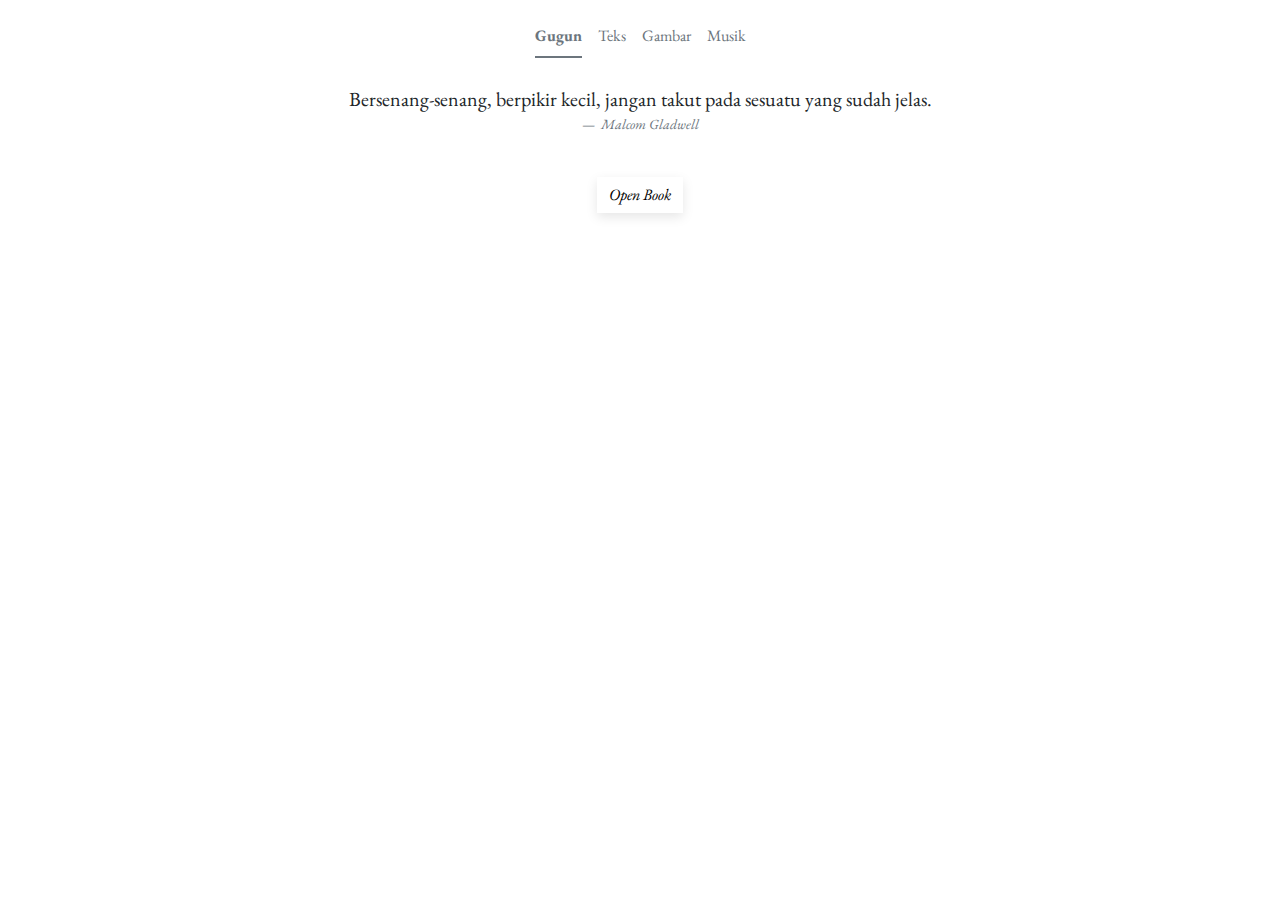
<file: index.html>
<!doctype html>
<html lang="en">
  <head>
    <meta charset="utf-8">
    <meta name="viewport" content="width=device-width, initial-scale=1">
    <title>Gugun Guntoro</title>
    <link href="https://cdn.jsdelivr.net/npm/bootstrap@5.3.3/dist/css/bootstrap.min.css" rel="stylesheet" integrity="sha384-QWTKZyjpPEjISv5WaRU9OFeRpok6YctnYmDr5pNlyT2bRjXh0JMhjY6hW+ALEwIH" crossorigin="anonymous">
    <link rel="stylesheet" type="text/css" href="style.css">
    <link rel="icon" href="img/g.png">

    <!-- FONT -->
    <link rel="preconnect" href="https://fonts.googleapis.com">
    <link rel="preconnect" href="https://fonts.gstatic.com" crossorigin>
    <link href="https://fonts.googleapis.com/css2?family=EB+Garamond:ital,wght@0,400..800;1,400..800&display=swap" rel="stylesheet">
    <!-- AKHIR FONT -->

  </head>
  <body>

    <div class="container">
      <div class="row">
        <div class="col-sm-12 pb-3 pt-3">
          <ul class="nav nav-underline justify-content-center">
            <li class="nav-item">
              <a class="nav-link text-secondary active" aria-current="page" href="index.html">Gugun</a>
            </li>
            <li class="nav-item">
              <a class="nav-link text-secondary" href="teks.html">Teks</a>
            </li>
            <li class="nav-item">
              <a class="nav-link text-secondary" href="gambar.html">Gambar</a>
            </li>
            <li class="nav-item">
              <a class="nav-link text-secondary" href="musik.html">Musik</a>
            </li>
          </ul>
        </div>
      </div>
      <div class="row">
        <div class="col-sm-8 offset-sm-2">
          <figure class="text-center">
            <blockquote class="blockquote">
              <p class="lead">Bersenang-senang, berpikir kecil, jangan takut pada sesuatu yang sudah jelas.</p>
            </blockquote>
            <figcaption class="blockquote-footer">
              <cite title="Source Title">Malcom Gladwell</cite>
            </figcaption>
          </figure>
        </div>
      </div>
    </div>

    <div class="container">
      <div class="row justify-content-center">
        <div class="col-sm-5 col-10 text-center">
          <p>
            <button class="btn" type="button" data-bs-toggle="modal" data-bs-target="#exampleModal">
              <i>Open Book</i>
            </button>
          </p>
          <div style="min-height: 100%;">
            
          <!-- Modal -->
            <div class="modal fade" id="exampleModal" tabindex="-1" aria-labelledby="exampleModalLabel" aria-hidden="true">
              <div class="modal-dialog modal-fullscreen">
                <div class="modal-content">
                  <div class="modal-body">
                    <div class="row justify-content-center">
                    <div class="col-sm-6 col-10">
                      <div class="text-center">
                        <img src="img/pangeran_cilik/1.png" class="img-fluid">
                      </div><br>
                      <p class="lead text-start">KETIKA berumur enam tahun, aku pernah melihat gambar yang hebat dalam buku tentang rimba raya berjudul <i>Kisah-Kisah Nyata.</i> Gambar itu melukiskan seekor ular sanca yang sedang menelan seekor binatang buas. Inilah tiruan gambar itu.<br>

                      Dalam buku ini dijelaskan: "Ular sanca menelan mangsanya bulat-bulat tanpa mengunyahnya. Kemudian, mereka tidak mampu bergerak lagi dan tidur selama enam bulan untuk mencerna mangsanya."<br>

                      Maka aku lama berpikir tentang kejadian luar biasa di rimba raya, dan dengan sebuah pensil berwarna aku pun berhasil membuat gambarku yang pertama. Gambarku nomor satu. Rupanya seperti ini:</p>
                      <div class="text-center">
                        <img src="img/pangeran_cilik/2.png" class="img-fluid">
                      </div>
                      <p class="lead text-start">Karya agungku itu kuperlihatkan kepada orang-orang dewasa, dan aku menanyakan, apakah gambar itu menakutkan mereka.<br>

                      Mereka menjawab, "Mengapa harus takut pada topi?"<br>

                      Gambarku tidak melukiskan topi, tetapi ular sanca yang sedang mencernakan gajah. Maka aku menggambar bagian dalam ular sanca itu, supaya orang dewasa dapat mengerti. Mereka selalu membutuhkan penjelasan. Gambarku nomor dua seperti ini:</p>
                      <div class="text-center text-start">
                        <img src="img/pangeran_cilik/3.png" class="img-fluid">
                      </div>
                      <p class="lead text-start">Orang dewasa memberi aku nasihat agar mengesampingkan gambar ular sanca terbuka atau tertutup, dan lebih banyak memperhatikan ilmu bumi, sejarah, ilmu hitung, dan tata bahasa. Demikianlah, pada umur enam tahun, aku meninggalkan sebuah karier cemerlang sebagai pelukis. Semangatku patah karena kegagalan gambarku nomor satu dan nomor dua. Orang dewasa tidak pernah mengerti apa-apa sendiri, maka sungguh menjemukan bagi anak-anak, perlu memberi penjelasan terus-menerus.<br>

                      Jadi aku harus memilih profesi lain dan aku belajar mengemudikan pesawat terbang. Aku telah terbang ke mana-mana di dunia. Ternyata benar, ilmu bumi memang berguna bagiku. Dalam sekejap mata aku dapat membedakan Cina dan Arizona. Ini sangat berguna bila kita tersesat pada waktu malam.<br>

                      Demikianlah aku banyak berhubungan dengan banyak manusia yang serius sepanjang hidupku. Aku lama hidup di tengah orang-orang dewasa. Aku telah melihat mereka dari dekat. Hal itu tidak banyak menambah penilaianku akan mereka.<br>

                      Kalau berjumpa dengan seorang dewasa yang tampaknya sedikit cerdas, aku mengujinya dengan gambarku nomor satu, yang dari dulu kusimpan. Aku ingin tahu apakah ia betul-betul punya pengertian. Tapi jawabnya selalu, "Ini topi." Maka aku tidak bercerita tentang ular sanca atau hutan belantara ataupun bintang-bintang. Aku menyesuaikan diri dengan kemampuannya. Aku berbicara tentang bridge, golf, politik, dan dasi. Dan orang dewasa itu merasa senang mengenal seseorang yang begitu berbudi.
                      </p>
                      <p class="text-start small">Judul Buku: <i class="text-info">The Little Prince</i></p>
                    </div>
                  </div>
                  </div>
                  <div class="modal-footer justify-content-center" style="border: 0;">
                    <button type="button" class="btn btn-secondary" data-bs-dismiss="modal"><i>Close Book</i></button>
                  </div>
                </div>
              </div>
            </div>
          </div>
        </div>
      </div>
    </div>



    <script src="https://cdn.jsdelivr.net/npm/bootstrap@5.3.3/dist/js/bootstrap.bundle.min.js" defer integrity="sha384-YvpcrYf0tY3lHB60NNkmXc5s9fDVZLESaAA55NDzOxhy9GkcIdslK1eN7N6jIeHz" crossorigin="anonymous"></script>
  </body>
</html>
</file>
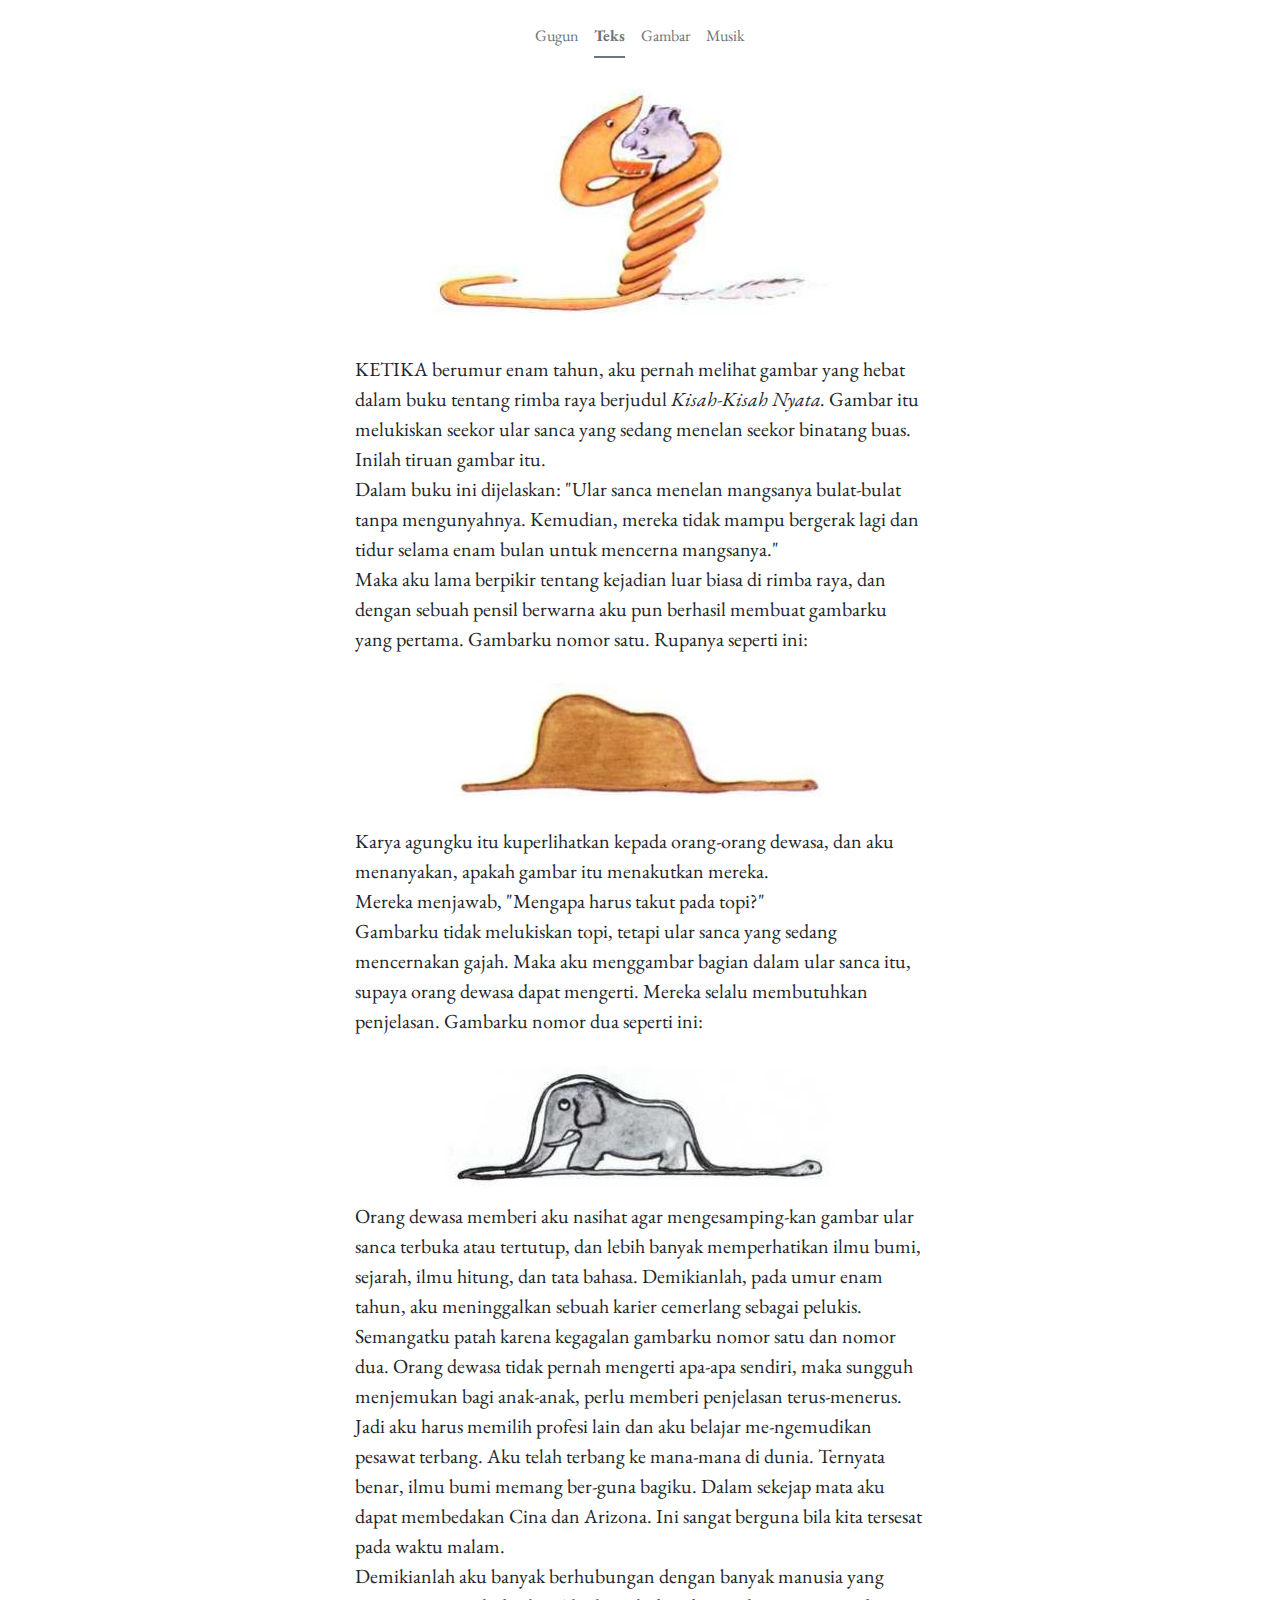
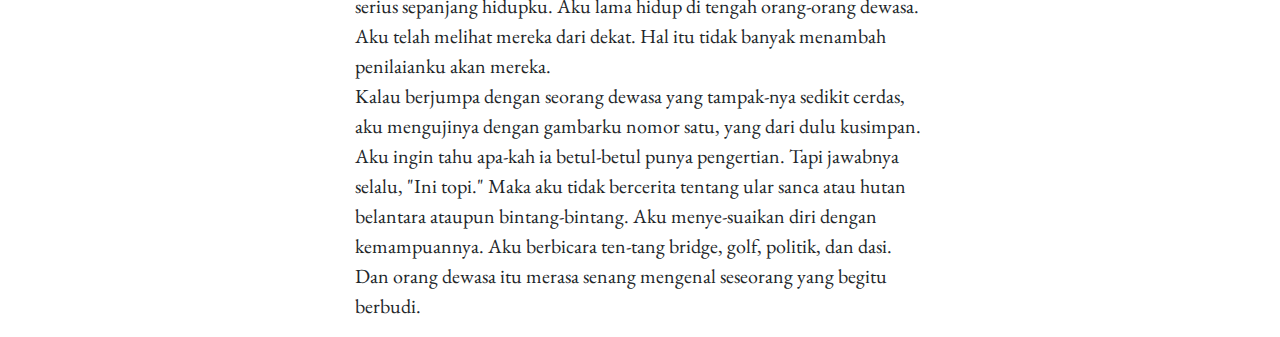
<file: blog.html>
<!doctype html>
<html lang="en">
  <head>
    <meta charset="utf-8">
    <meta name="viewport" content="width=device-width, initial-scale=1">
    <title>Gugun Guntoro | Blog</title>
    <link href="https://cdn.jsdelivr.net/npm/bootstrap@5.3.3/dist/css/bootstrap.min.css" rel="stylesheet" integrity="sha384-QWTKZyjpPEjISv5WaRU9OFeRpok6YctnYmDr5pNlyT2bRjXh0JMhjY6hW+ALEwIH" crossorigin="anonymous">
    <link rel="stylesheet" type="text/css" href="style.css">
    <link rel="icon" href="img/medical.png">
    <!--  -->
    <link rel="preconnect" href="https://fonts.googleapis.com">
    <link rel="preconnect" href="https://fonts.gstatic.com" crossorigin>
    <link href="https://fonts.googleapis.com/css2?family=EB+Garamond:ital,wght@0,400..800;1,400..800&display=swap" rel="stylesheet">
    <!--  -->
  </head>
  <body>


    <div class="container">
      <div class="row">
        <div class="col-sm-12 pb-3 pt-3">
          <ul class="nav nav-underline justify-content-center">
            <li class="nav-item">
              <a class="nav-link text-secondary" aria-current="page" href="index.html">Gugun</a>
            </li>
            <li class="nav-item">
              <a class="nav-link text-secondary active" href="#">Teks</a>
            </li>
            <li class="nav-item">
              <a class="nav-link text-secondary disabled" href="image.html">Gambar</a>
            </li>
            <li class="nav-item">
              <a class="nav-link text-secondary" href="musik.html">Musik</a>
            </li>
          </ul>
        </div>
      </div>
      <div class="row justify-content-center">
        <div class="col-sm-6 col-10">
          <div class="text-center">
            <img src="img/pangeran_cilik/1.png" class="img-fluid">
          </div><br>
          <p class="lead">KETIKA berumur enam tahun, aku pernah melihat gambar yang hebat dalam buku tentang rimba raya berjudul <i>Kisah-Kisah Nyata.</i> Gambar itu melukiskan seekor ular sanca yang sedang menelan seekor binatang buas. Inilah tiruan gambar itu.<br>

          Dalam buku ini dijelaskan: "Ular sanca menelan mangsanya bulat-bulat tanpa mengunyahnya. Kemudian, mereka tidak mampu bergerak lagi dan tidur selama enam bulan untuk mencerna mangsanya."<br>

          Maka aku lama berpikir tentang kejadian luar biasa di rimba raya, dan dengan sebuah pensil berwarna aku pun berhasil membuat gambarku yang pertama. Gambarku nomor satu. Rupanya seperti ini:</p>
          <div class="text-center">
            <img src="img/pangeran_cilik/2.png" class="img-fluid">
          </div>
          <p class="lead">Karya agungku itu kuperlihatkan kepada orang-orang dewasa, dan aku menanyakan, apakah gambar itu menakutkan mereka.<br>

          Mereka menjawab, "Mengapa harus takut pada topi?"<br>

          Gambarku tidak melukiskan topi, tetapi ular sanca yang sedang mencernakan gajah. Maka aku menggambar bagian dalam ular sanca itu, supaya orang dewasa dapat mengerti. Mereka selalu membutuhkan penjelasan. Gambarku nomor dua seperti ini:</p>
                    <div class="text-center">
            <img src="img/pangeran_cilik/3.png" class="img-fluid">
          </div>
          <p class="lead">Orang dewasa memberi aku nasihat agar mengesamping-kan gambar ular sanca terbuka atau tertutup, dan lebih banyak memperhatikan ilmu bumi, sejarah, ilmu hitung, dan tata bahasa. Demikianlah, pada umur enam tahun, aku meninggalkan sebuah karier cemerlang sebagai pelukis. Semangatku patah karena kegagalan gambarku nomor satu dan nomor dua. Orang dewasa tidak pernah mengerti apa-apa sendiri, maka sungguh menjemukan bagi anak-anak, perlu memberi penjelasan terus-menerus.<br>

          Jadi aku harus memilih profesi lain dan aku belajar me-ngemudikan pesawat terbang. Aku telah terbang ke mana-mana di dunia. Ternyata benar, ilmu bumi memang ber-guna bagiku. Dalam sekejap mata aku dapat membedakan Cina dan Arizona. Ini sangat berguna bila kita tersesat pada waktu malam.<br>

          Demikianlah aku banyak berhubungan dengan banyak manusia yang serius sepanjang hidupku. Aku lama hidup di tengah orang-orang dewasa. Aku telah melihat mereka dari dekat. Hal itu tidak banyak menambah penilaianku akan mereka.<br>

          Kalau berjumpa dengan seorang dewasa yang tampak-nya sedikit cerdas, aku mengujinya dengan gambarku nomor satu, yang dari dulu kusimpan. Aku ingin tahu apa-kah ia betul-betul punya pengertian. Tapi jawabnya selalu, "Ini topi." Maka aku tidak bercerita tentang ular sanca atau hutan belantara ataupun bintang-bintang. Aku menye-suaikan diri dengan kemampuannya. Aku berbicara ten-tang bridge, golf, politik, dan dasi. Dan orang dewasa itu merasa senang mengenal seseorang yang begitu berbudi.
          </p>
        </div>
      </div>
    </div>

    



    <script src="https://cdn.jsdelivr.net/npm/bootstrap@5.3.3/dist/js/bootstrap.bundle.min.js" integrity="sha384-YvpcrYf0tY3lHB60NNkmXc5s9fDVZLESaAA55NDzOxhy9GkcIdslK1eN7N6jIeHz" crossorigin="anonymous"></script>
  </body>
</html>
</file>
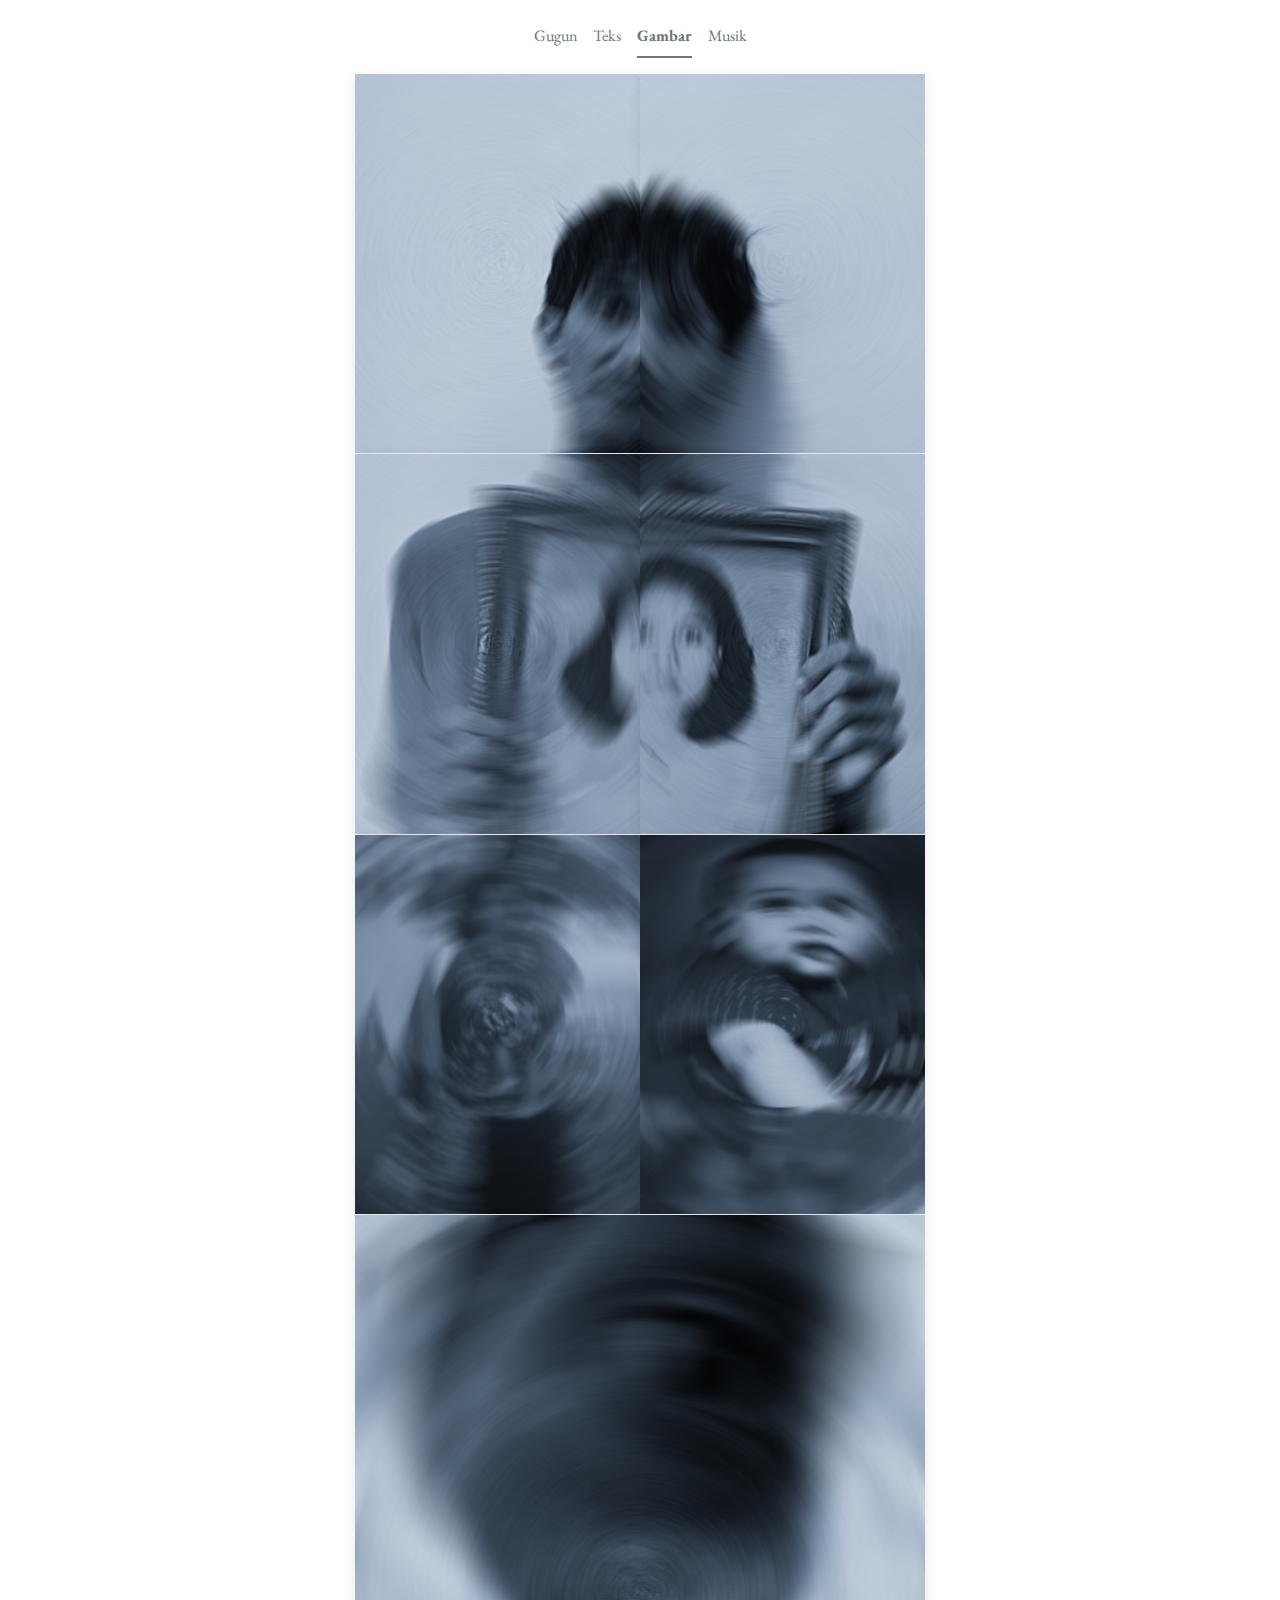
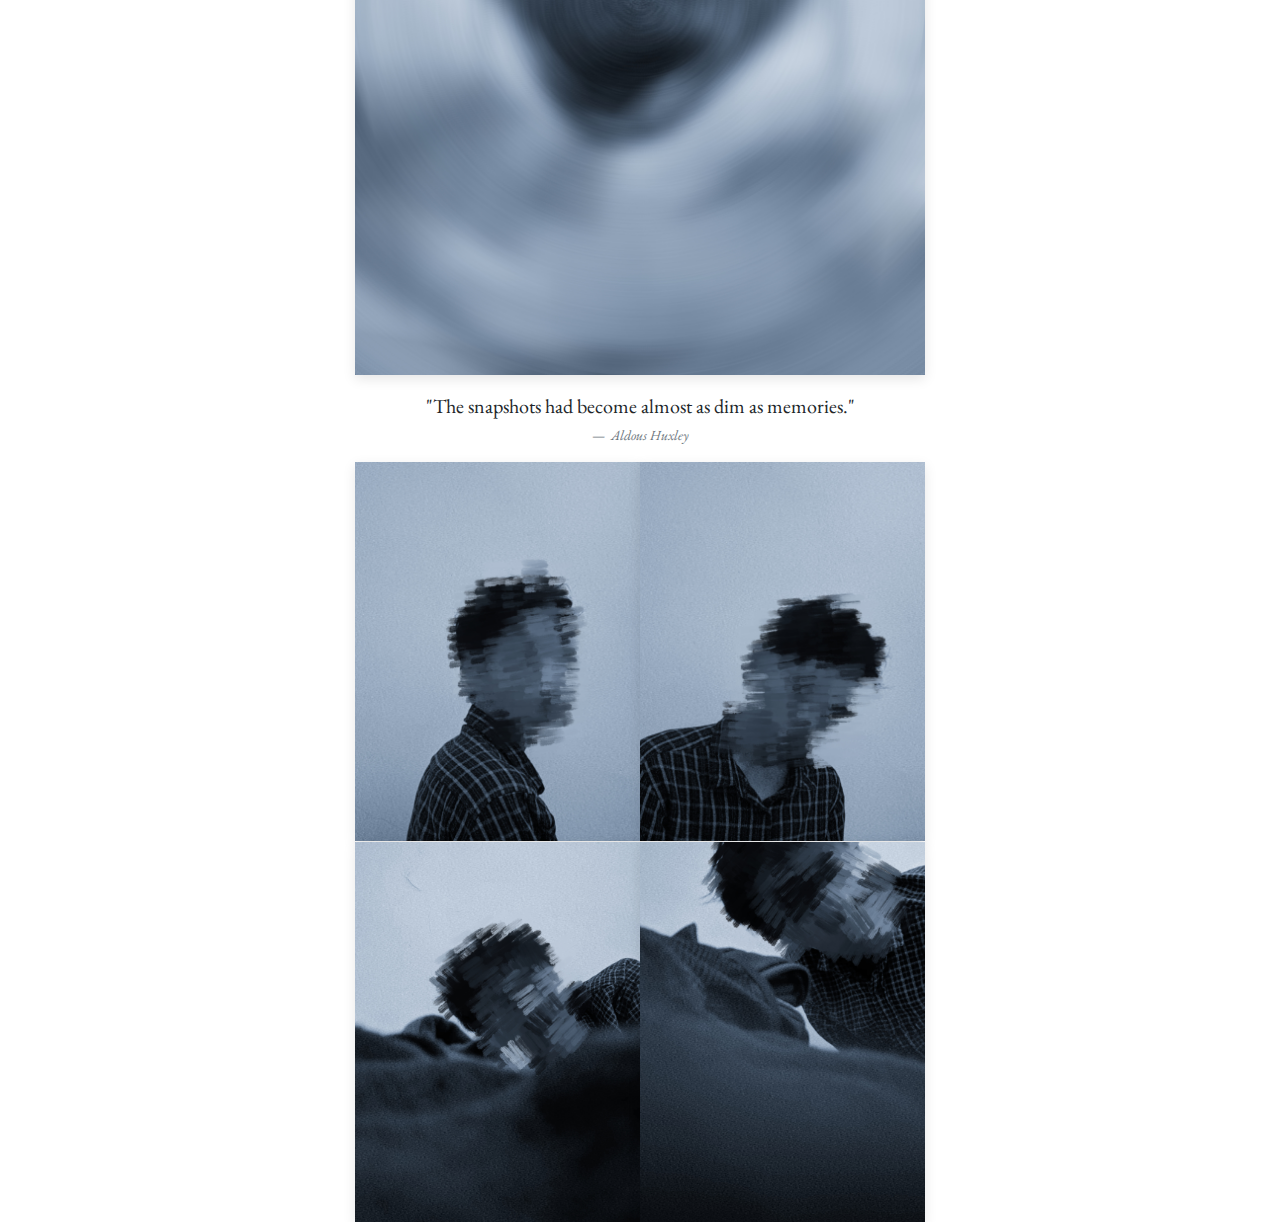
<file: gambar.html>
<!doctype html>
<html lang="en">
  <head>
    <meta charset="utf-8">
    <meta name="viewport" content="width=device-width, initial-scale=1">
    <title>Gugun Guntoro | Gambar</title>
    <link href="https://cdn.jsdelivr.net/npm/bootstrap@5.3.3/dist/css/bootstrap.min.css" rel="stylesheet" integrity="sha384-QWTKZyjpPEjISv5WaRU9OFeRpok6YctnYmDr5pNlyT2bRjXh0JMhjY6hW+ALEwIH" crossorigin="anonymous">
    <link rel="stylesheet" type="text/css" href="style.css">
    <link rel="icon" href="img/g.png">

    <!-- FONT -->
    <link rel="preconnect" href="https://fonts.googleapis.com">
    <link rel="preconnect" href="https://fonts.gstatic.com" crossorigin>
    <link href="https://fonts.googleapis.com/css2?family=EB+Garamond:ital,wght@0,400..800;1,400..800&display=swap" rel="stylesheet">
    <!-- AKHIR FONT -->
  </head>
  <body>
    

    <div class="container">
      <div class="row">
        <div class="col-sm-12 pb-3 pt-3">
          <ul class="nav nav-underline justify-content-center">
            <li class="nav-item">
              <a class="nav-link text-secondary" aria-current="page" href="index.html">Gugun</a>
            </li>
            <li class="nav-item">
              <a class="nav-link text-secondary" href="teks.html">Teks</a>
            </li>
            <li class="nav-item">
              <a class="nav-link text-secondary active" href="gambar.html">Gambar</a>
            </li>
            <li class="nav-item">
              <a class="nav-link text-secondary" href="musik.html">Musik</a>
            </li>
          </ul>
        </div>
      </div>

       <!-- MUSIK -->
      <!-- <div class="row justify-content-center">
        <div class="col-sm-6 pb-2">
          <audio controls class="w-100 audio2">
              <source src="mp3/lethergo2.mp3" type="audio/mpeg">
              Your browser does not support the audio element.
          </audio>
        </div>
      </div> -->
      <!-- PENUTUP MUSIK -->
      
      <!-- GAMBAR BARIS 1 -->
      <div class="row justify-content-center">
        <div class="col-6 col-6-cs1 col-md-3">
          <div class="card">
            <div class="card-hover">
              <img src="img/1.jpg" class="card-img-top" alt="...">
            </div>
          </div>
        </div>
        <div class="col-6 col-6-cs2 col-md-3">
          <div class="card">
            <div class="card-hover">
              <img src="img/2.jpg" class="card-img-top" alt="...">
            </div>
          </div>
        </div>
      </div>
      <!-- PENUTUP GAMBAR BARIS 1 -->
      
      <!-- GAMBAR BARIS 2 -->
      <div class="row justify-content-center">
        <div class="col-6 col-6-cs1 col-md-3">
          <div class="card">
            <div class="card-hover">
              <img src="img/3.jpg" class="card-img-top" alt="...">
            </div>
          </div>
        </div>
        <div class="col-6 col-6-cs2 col-md-3">
          <div class="card">
            <div class="card-hover">
              <img src="img/4.jpg" class="card-img-top" alt="...">
            </div>
          </div>
        </div>
      </div>
      <!-- PENUTUP GAMBAR BARIS 2 -->

      <!-- GAMBAR BARIS 3 -->
      <div class="row justify-content-center">
        <div class="col-6 col-6-cs1 col-md-3">
          <div class="card">
            <div class="card-hover">
              <img src="img/90s3.jpg" class="card-img-top" alt="...">
            </div>
          </div>
        </div>
        <div class="col-6 col-6-cs2 col-md-3">
          <div class="card">
            <div class="card-hover">
              <img src="img/born.jpg" class="card-img-top" alt="...">
            </div>
          </div>
        </div>
      </div>
      <!-- PENUTUP GAMBAR BARIS 3 -->

      <!-- GAMBAR BARIS 4 -->
      <div class="row justify-content-center">
        <div class="col-12 col-12-cs col-md-6">
          <div class="card">
            <div class="card-hover">
              <img src="img/eye.jpg" class="card-img-top" alt="...">
            </div>
          </div>
        </div>
      </div>
      <!-- PENUTUP GAMBAR BARIS 4 -->

      

      <!-- QUOTE -->
      <div class="row justify-content-center">
        <div class="col-12 col-md-6">
          <p class="lead p-3 pb-1 text-center">"The snapshots had become almost as dim as memories."</p>
          <figcaption class="blockquote-footer text-center">
            <cite title="Source Title">Aldous Huxley</cite>
          </figcaption>
        </div>
      </div>
      <!-- PENUTUP QUOTE -->


      

      <!-- GAMBAR BARIS 5 -->
      <div class="row justify-content-center">
        <div class="col-6 col-6-cs1 col-md-3">
          <div class="card">
            <div class="card-hover">
              <img src="img/me3_3.jpg" class="card-img-top" alt="...">
            </div>
          </div>
        </div>
        <div class="col-6 col-6-cs2 col-md-3">
          <div class="card">
            <div class="card-hover">
              <img src="img/me4_4.jpg" class="card-img-top" alt="...">
            </div>
          </div>
        </div>
      </div>
      <!-- PENUTUP GAMBAR BARIS 5 -->

      <!-- GAMBAR BARIS 6 -->
      <div class="row justify-content-center">
        <div class="col-6 col-6-cs1 col-md-3">
          <div class="card">
            <div class="card-hover">
              <img src="img/me6.jpg" class="card-img-top" alt="...">
            </div>
          </div>
        </div>
        <div class="col-6 col-6-cs2 col-md-3">
          <div class="card">
            <div class="card-hover">
              <img src="img/me5.jpg" class="card-img-top" alt="...">
            </div>
          </div>
        </div>
      </div>
      <!-- PENUTUP GAMBAR BARIS 6 -->

      

      
    </div>

    



    <script src="https://cdn.jsdelivr.net/npm/bootstrap@5.3.3/dist/js/bootstrap.bundle.min.js" integrity="sha384-YvpcrYf0tY3lHB60NNkmXc5s9fDVZLESaAA55NDzOxhy9GkcIdslK1eN7N6jIeHz" crossorigin="anonymous"></script>
    <script type="text/javascript" src="script.js"></script>
  </body>
</html>
</file>
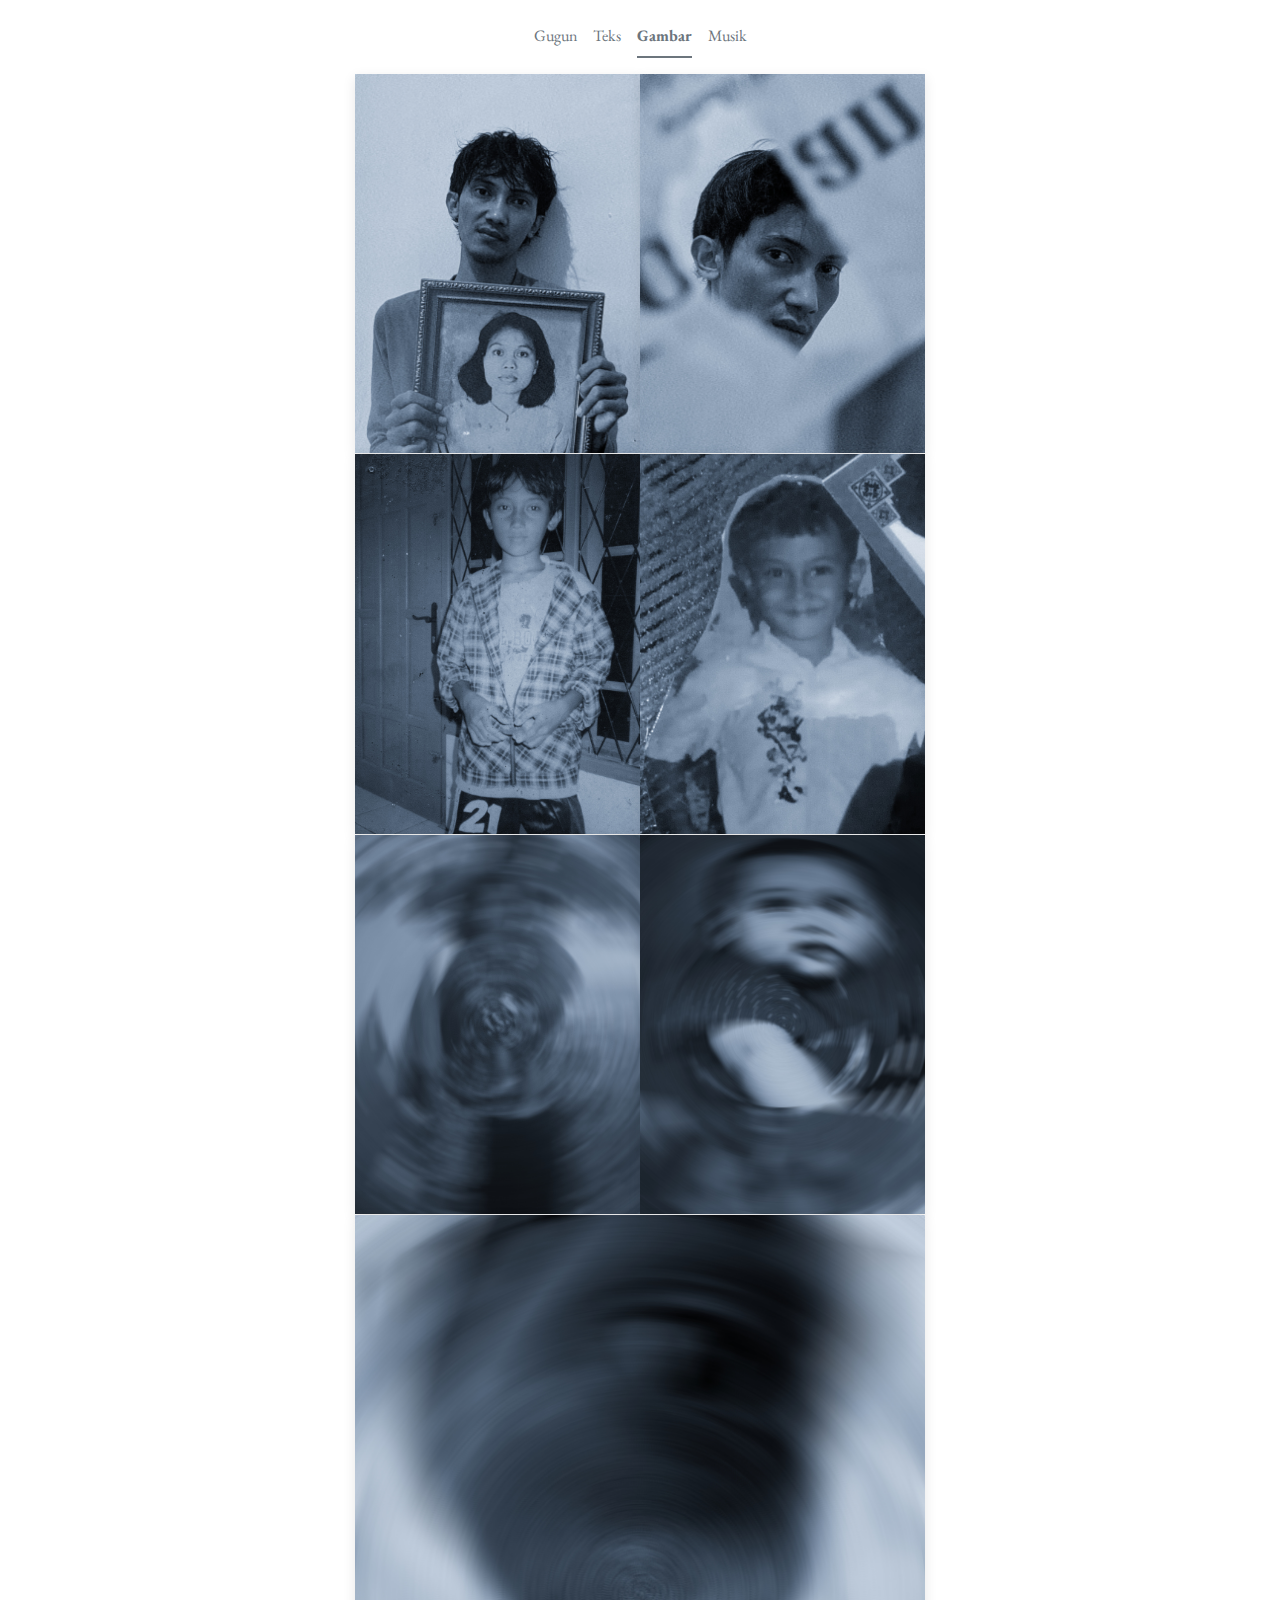
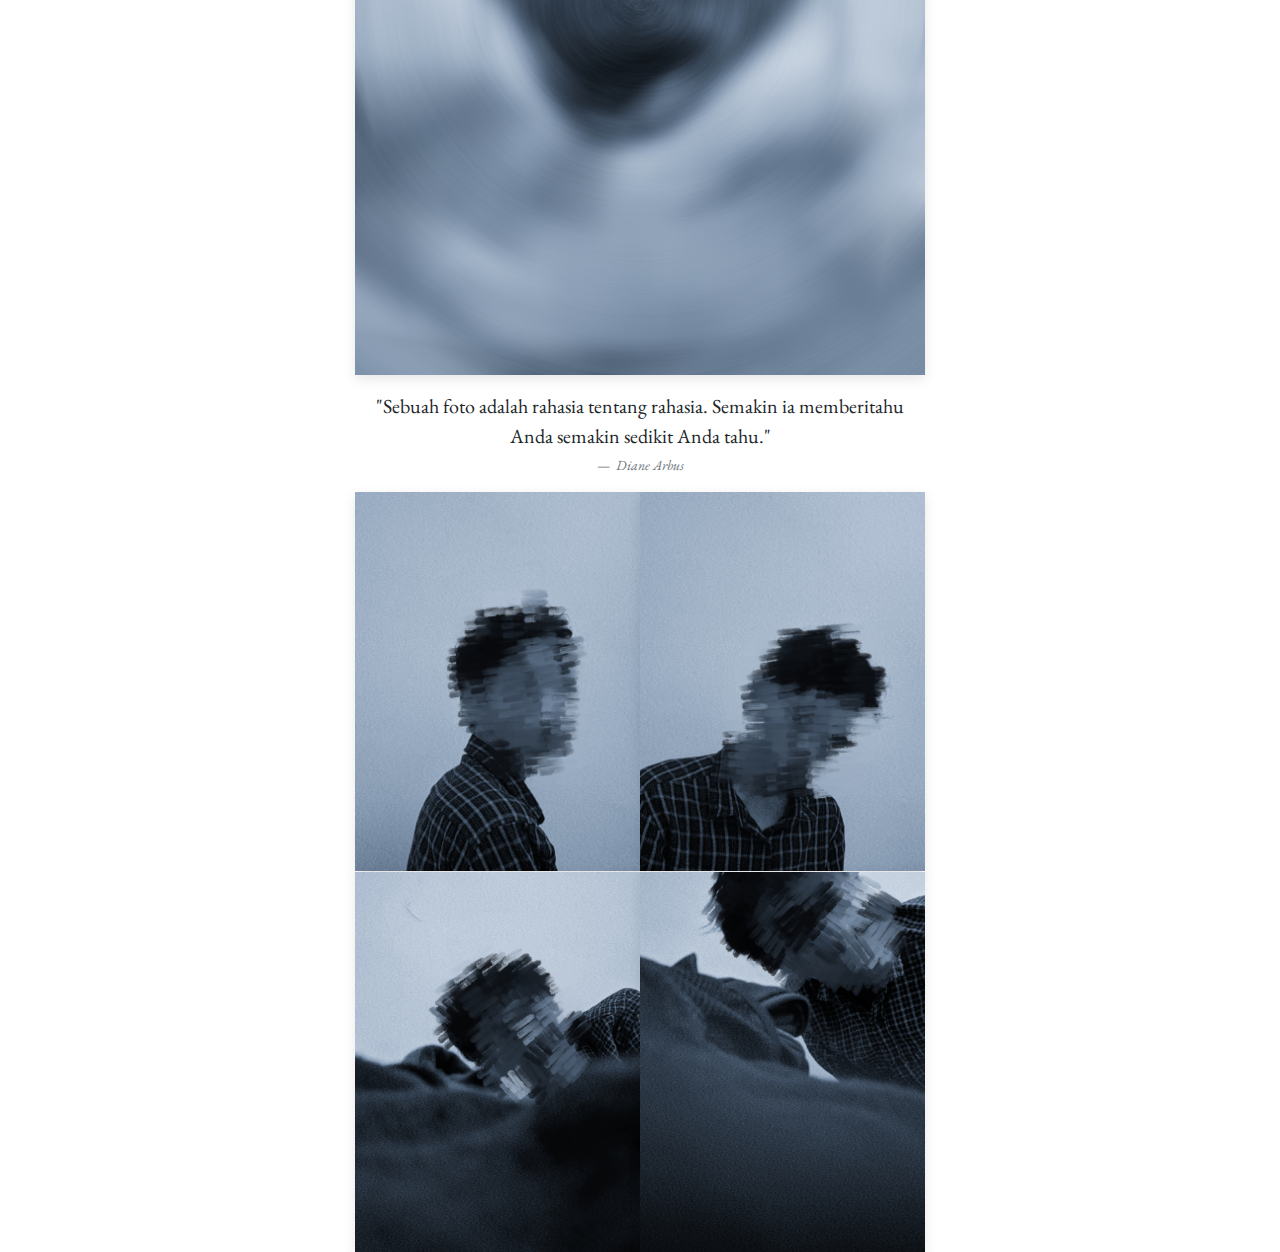
<file: image.html>
<!doctype html>
<html lang="en">
  <head>
    <meta charset="utf-8">
    <meta name="viewport" content="width=device-width, initial-scale=1">
    <title>Gugun Guntoro | Gambar</title>
    <link href="https://cdn.jsdelivr.net/npm/bootstrap@5.3.3/dist/css/bootstrap.min.css" rel="stylesheet" integrity="sha384-QWTKZyjpPEjISv5WaRU9OFeRpok6YctnYmDr5pNlyT2bRjXh0JMhjY6hW+ALEwIH" crossorigin="anonymous">
    <link rel="stylesheet" type="text/css" href="style.css">
    <link rel="icon" href="img/g.png">

    <!-- FONT -->
    <link rel="preconnect" href="https://fonts.googleapis.com">
    <link rel="preconnect" href="https://fonts.gstatic.com" crossorigin>
    <link href="https://fonts.googleapis.com/css2?family=EB+Garamond:ital,wght@0,400..800;1,400..800&display=swap" rel="stylesheet">
    <!-- AKHIR FONT -->
  </head>
  <body>
    

    <div class="container">
      <div class="row">
        <div class="col-sm-12 pb-3 pt-3">
          <ul class="nav nav-underline justify-content-center">
            <li class="nav-item">
              <a class="nav-link text-secondary" aria-current="page" href="index.html">Gugun</a>
            </li>
            <li class="nav-item">
              <a class="nav-link text-secondary" href="teks.html">Teks</a>
            </li>
            <li class="nav-item">
              <a class="nav-link text-secondary active disabled" href="image.html">Gambar</a>
            </li>
            <li class="nav-item">
              <a class="nav-link text-secondary" href="musik.html">Musik</a>
            </li>
          </ul>
        </div>
      </div>

       <!-- MUSIK -->
      <!-- <div class="row justify-content-center">
        <div class="col-sm-6 pb-2">
          <audio controls class="w-100 audio2">
              <source src="mp3/lethergo2.mp3" type="audio/mpeg">
              Your browser does not support the audio element.
          </audio>
        </div>
      </div> -->
      <!-- PENUTUP MUSIK -->
      
      <!-- GAMBAR BARIS 1 -->
      <div class="row justify-content-center">
        <div class="col-6 col-6-cs1 col-md-3">
          <div class="card">
            <div class="card-hover">
              <img src="img/me.jpg" class="card-img-top" alt="...">
            </div>
          </div>
        </div>
        <div class="col-6 col-6-cs2 col-md-3">
          <div class="card">
            <div class="card-hover">
              <img src="img/me2.jpg" class="card-img-top" alt="...">
            </div>
          </div>
        </div>
      </div>
      <!-- PENUTUP GAMBAR BARIS 1 -->
      
      <!-- GAMBAR BARIS 2 -->
      <div class="row justify-content-center">
        <div class="col-6 col-6-cs1 col-md-3">
          <div class="card">
            <div class="card-hover">
              <img src="img/20s4.jpg" class="card-img-top" alt="...">
            </div>
          </div>
        </div>
        <div class="col-6 col-6-cs2 col-md-3">
          <div class="card">
            <div class="card-hover">
              <img src="img/90s2.jpg" class="card-img-top" alt="...">
            </div>
          </div>
        </div>
      </div>
      <!-- PENUTUP GAMBAR BARIS 2 -->

      <!-- GAMBAR BARIS 3 -->
      <div class="row justify-content-center">
        <div class="col-6 col-6-cs1 col-md-3">
          <div class="card">
            <div class="card-hover">
              <img src="img/90s3.jpg" class="card-img-top" alt="...">
            </div>
          </div>
        </div>
        <div class="col-6 col-6-cs2 col-md-3">
          <div class="card">
            <div class="card-hover">
              <img src="img/born.jpg" class="card-img-top" alt="...">
            </div>
          </div>
        </div>
      </div>
      <!-- PENUTUP GAMBAR BARIS 3 -->

      <!-- GAMBAR BARIS 4 -->
      <div class="row justify-content-center">
        <div class="col-12 col-12-cs col-md-6">
          <div class="card">
            <div class="card-hover">
              <img src="img/eye.jpg" class="card-img-top" alt="...">
            </div>
          </div>
        </div>
      </div>
      <!-- PENUTUP GAMBAR BARIS 4 -->

      

      <!-- QUOTE -->
      <div class="row justify-content-center">
        <div class="col-12 col-md-6">
          <p class="lead p-3 pb-1 text-center">"Sebuah foto adalah rahasia tentang rahasia. Semakin ia memberitahu Anda semakin sedikit Anda tahu."</p>
          <figcaption class="blockquote-footer text-center">
            <cite title="Source Title">Diane Arbus</cite>
          </figcaption>
        </div>
      </div>
      <!-- PENUTUP QUOTE -->


      

      <!-- GAMBAR BARIS 5 -->
      <div class="row justify-content-center">
        <div class="col-6 col-6-cs1 col-md-3">
          <div class="card">
            <div class="card-hover">
              <img src="img/me3_3.jpg" class="card-img-top" alt="...">
            </div>
          </div>
        </div>
        <div class="col-6 col-6-cs2 col-md-3">
          <div class="card">
            <div class="card-hover">
              <img src="img/me4_4.jpg" class="card-img-top" alt="...">
            </div>
          </div>
        </div>
      </div>
      <!-- PENUTUP GAMBAR BARIS 5 -->

      <!-- GAMBAR BARIS 6 -->
      <div class="row justify-content-center">
        <div class="col-6 col-6-cs1 col-md-3">
          <div class="card">
            <div class="card-hover">
              <img src="img/me6.jpg" class="card-img-top" alt="...">
            </div>
          </div>
        </div>
        <div class="col-6 col-6-cs2 col-md-3">
          <div class="card">
            <div class="card-hover">
              <img src="img/me5.jpg" class="card-img-top" alt="...">
            </div>
          </div>
        </div>
      </div>
      <!-- PENUTUP GAMBAR BARIS 6 -->

      

      
    </div>

    



    <script src="https://cdn.jsdelivr.net/npm/bootstrap@5.3.3/dist/js/bootstrap.bundle.min.js" integrity="sha384-YvpcrYf0tY3lHB60NNkmXc5s9fDVZLESaAA55NDzOxhy9GkcIdslK1eN7N6jIeHz" crossorigin="anonymous"></script>
    <script type="text/javascript" src="script.js"></script>
  </body>
</html>
</file>
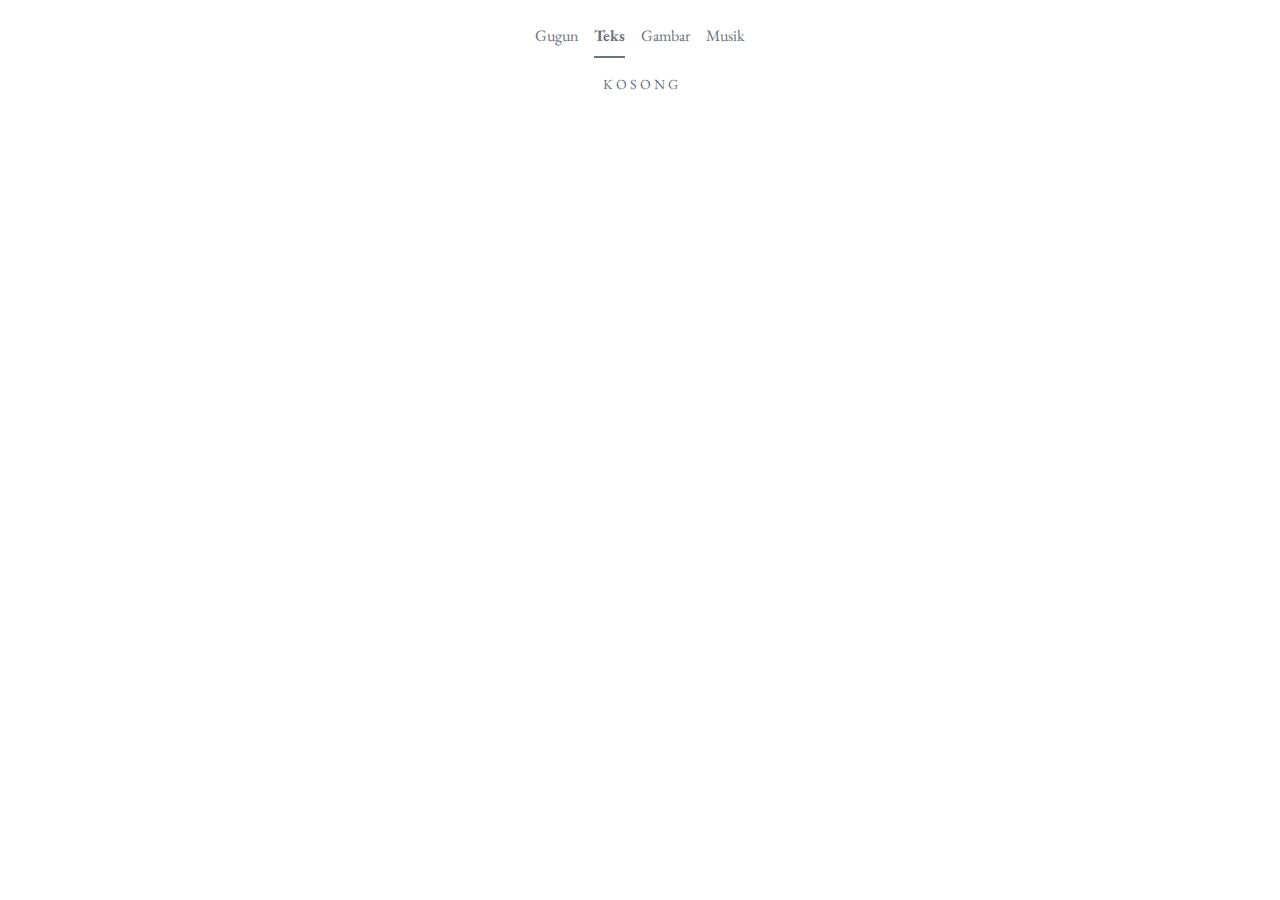
<file: teks.html>
<!doctype html>
<html lang="en">
  <head>
    <meta charset="utf-8">
    <meta name="viewport" content="width=device-width, initial-scale=1">
    <title>Gugun Guntoro | Teks</title>
    <link href="https://cdn.jsdelivr.net/npm/bootstrap@5.3.3/dist/css/bootstrap.min.css" rel="stylesheet" integrity="sha384-QWTKZyjpPEjISv5WaRU9OFeRpok6YctnYmDr5pNlyT2bRjXh0JMhjY6hW+ALEwIH" crossorigin="anonymous">
    <link rel="stylesheet" type="text/css" href="style.css">
    <link rel="icon" href="img/g.png">

    <!-- FONT -->
    <link rel="preconnect" href="https://fonts.googleapis.com">
    <link rel="preconnect" href="https://fonts.gstatic.com" crossorigin>
    <link href="https://fonts.googleapis.com/css2?family=EB+Garamond:ital,wght@0,400..800;1,400..800&display=swap" rel="stylesheet">
    <!-- AKHIR FONT -->

  </head>
  <body>


    <div class="container">
      <div class="row">
        <div class="col-sm-12 pb-3 pt-3">
          <ul class="nav nav-underline justify-content-center">
            <li class="nav-item">
              <a class="nav-link text-secondary" aria-current="page" href="index.html">Gugun</a>
            </li>
            <li class="nav-item">
              <a class="nav-link text-secondary active" href="teks.html">Teks</a>
            </li>
            <li class="nav-item">
              <a class="nav-link text-secondary" href="gambar.html">Gambar</a>
            </li>
            <li class="nav-item">
              <a class="nav-link text-secondary" href="musik.html">Musik</a>
            </li>
          </ul>
        </div>
      </div>
      <div class="row justify-content-center">
        <div class="col-sm-6 col-10">
          <p class="small text-secondary text-center">K O S O N G</p>
        </div>
      </div>
    </div>

    



    <script src="https://cdn.jsdelivr.net/npm/bootstrap@5.3.3/dist/js/bootstrap.bundle.min.js" integrity="sha384-YvpcrYf0tY3lHB60NNkmXc5s9fDVZLESaAA55NDzOxhy9GkcIdslK1eN7N6jIeHz" crossorigin="anonymous"></script>
  </body>
</html>
</file>
<file: style.css>
@import url('https://fonts.googleapis.com/css2?family=EB+Garamond:ital,wght@0,400..800;1,400..800&display=swap');

body {
    font-family: "EB Garamond", serif;
}

/* BUTTON */
.btn {
    border-radius: 0;
    background-color: white;
    border: 0;
    color: black;
    box-shadow: 0 4px 12px rgba(0, 0, 0, 0.1); /* Memberikan bayangan lembut pada card */
}

.btn:hover {
    background-color: black;
    color: white;
}
/*AKHIR BUTTON*/

.p-book {
    text-align: left;
}


.card-book {
    box-shadow: 0 1px 3px rgba(0, 0, 0, 0.1); /* Memberikan bayangan lembut pada card */
}

.card-body-book {
    padding: 10px 20px 0px 20px;
}





.navbar, .nav-link {
  font-family: "EB Garamond", serif;
}

.section1 {
	background-color: #3055a3;
}

.section2 {
	background-color: #7baede;
}

.section3 {
	background-color: #001880;
}

.section4 {
	background-color: #d4f2ff;
}

.card, .card-img-top {
	border-radius: 0;
}

.card {
	border: 0;
}


.col-6, .col-sm-6, .col-12, .col-md-6, .col-md-3 {
/*    padding: 0.8px 0.4px 0px 0.4px;*/
padding: 0;
}

.col-6-cs1 {
    padding-right: 0.4px;
    padding-bottom: 0.8px;
}

.col-6-cs2 {
padding-left: 0.4px;
}


.col-6-msc1 {
    padding-right: 6px;
    padding-bottom: 8px;
    padding-left: 12px;
}

.col-6-msc2 {
padding-left: 6px;
padding-right: 12px;
}

.col-12-msc {
   padding-left: 12px;
   padding-right: 12px;
   padding-bottom: 8px; 
}














/* CSS untuk card dan gambar */
.card-img-top {
    transition: transform 0.3s ease, box-shadow 0.3s ease; /* Transisi untuk gambar  */
}

.card-hover:hover .card-img-top {
    transform: scale(1.1); /* Membesarkan gambar saat hover */
    box-shadow: 0 4px 16px rgba(0, 0, 0, 0.2); /* Efek bayangan saat hover */
}

.card-hover {
    overflow: hidden; /* Menghindari gambar keluar dari card */
    box-shadow: 0 4px 12px rgba(0, 0, 0, 0.1); /* Memberikan bayangan lembut pada card s*/
    transition: box-shadow 0.3s ease; /* Transisi bayangan card */
}

.card-body-music {
    padding: 0;
}






audio {
            width: 100%;
            padding: 0;
            height: 35px;
            background-color: white;
            padding: 0px;
            border-radius: 0px;
            box-shadow: 0 1px 1px rgba(0, 0, 0, 0.1);
            border: 0px solid #ddd;
            outline: none;
}

audio::-webkit-media-controls-panel {
            background-color: #fff; /* Panel background */
}

.audio2 {
    box-shadow: 0 0px 0px rgba(0, 0, 0, 0.1);
}

figure {
    padding: 10px;
}


/**/
</file>
